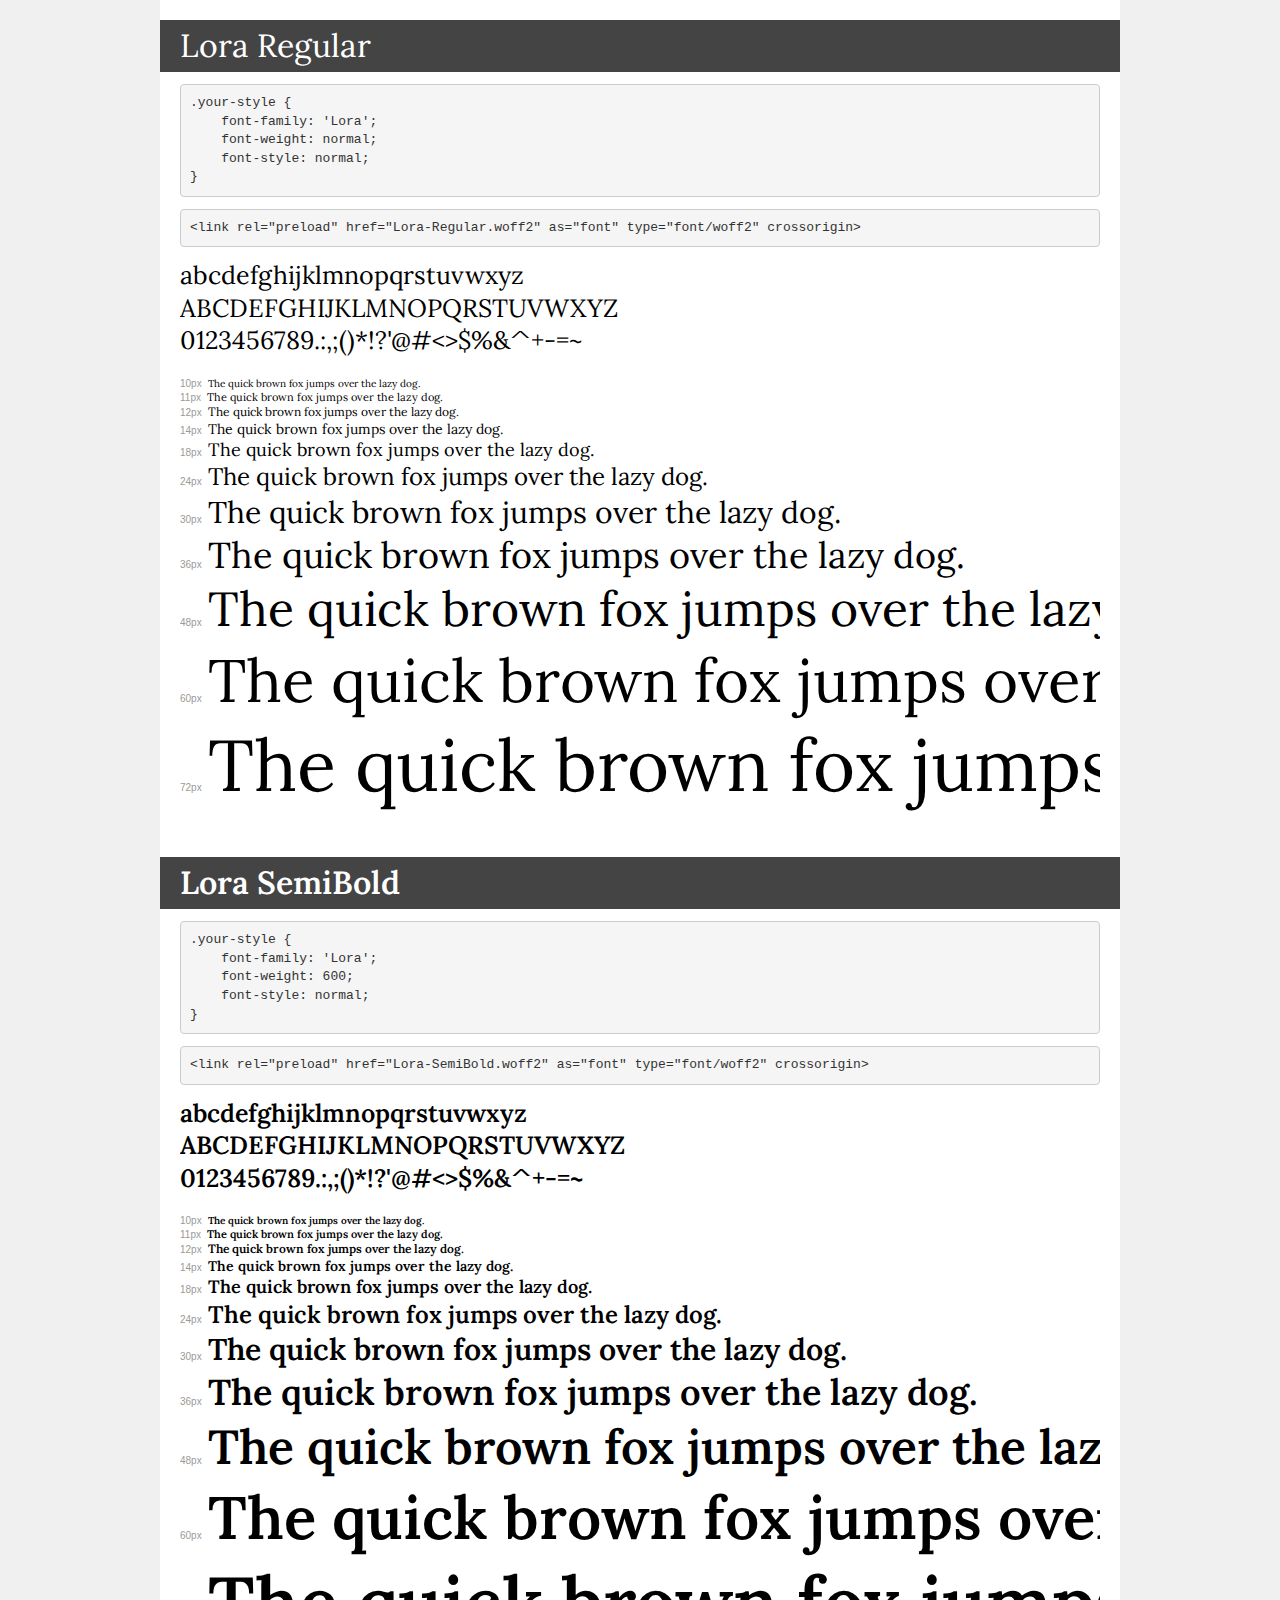
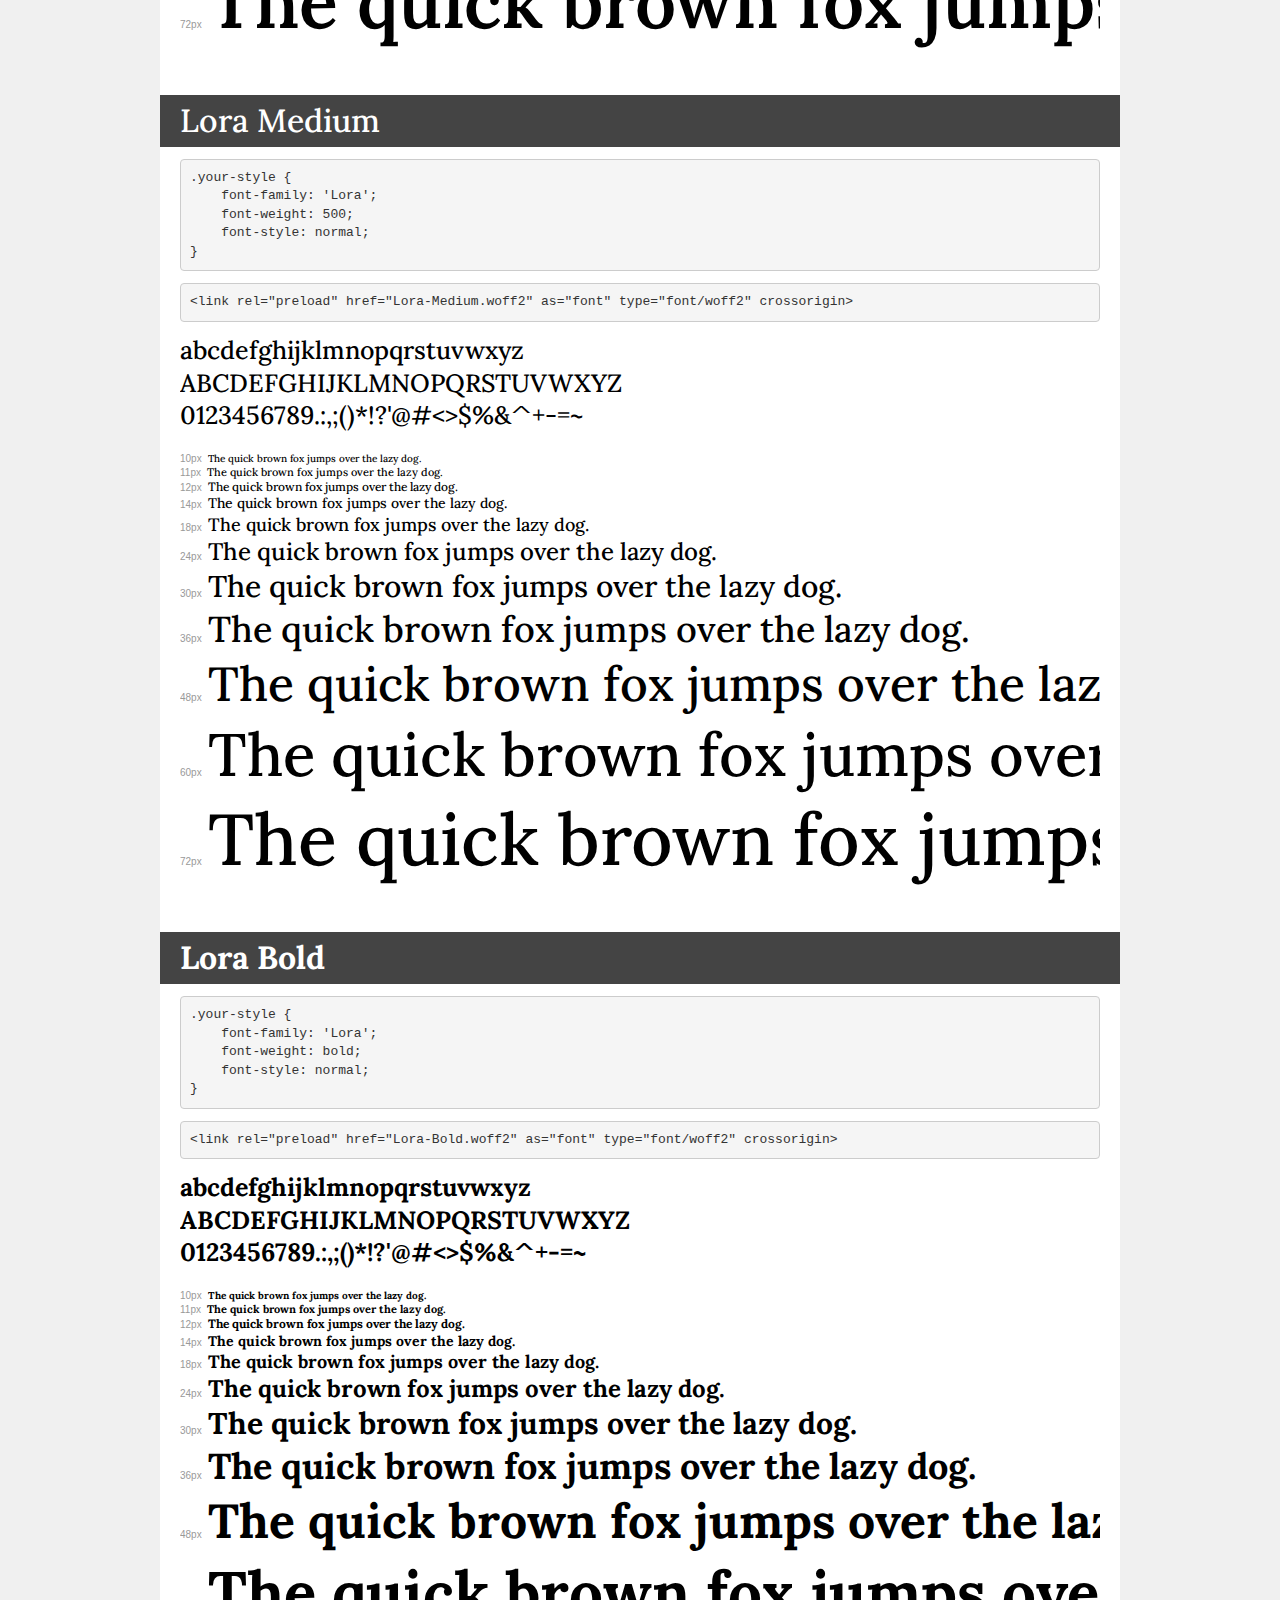
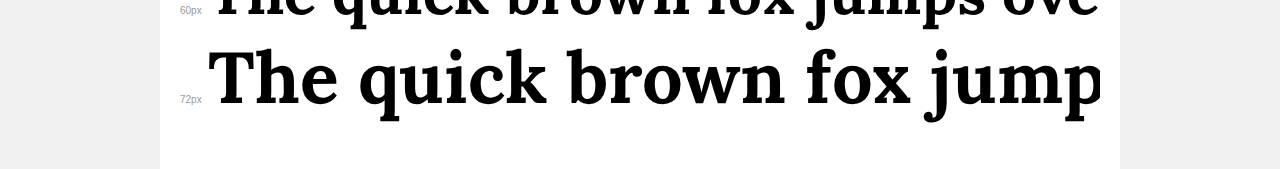
<file: assets/fonts/font-web/demo.html>
<!DOCTYPE html>
<html lang="en">
<head>
    <meta charset="utf-8">
    <meta http-equiv="X-UA-Compatible" content="IE=edge">
    <meta name="viewport" content="width=device-width, initial-scale=1">
    <meta name="robots" content="noindex, noarchive">
    <meta name="format-detection" content="telephone=no">
    <title>Transfonter demo</title>
    <link href="stylesheet.css" rel="stylesheet">
    <style>
        /*
        http://meyerweb.com/eric/tools/css/reset/
        v2.0 | 20110126
        License: none (public domain)
        */
        html, body, div, span, applet, object, iframe,
        h1, h2, h3, h4, h5, h6, p, blockquote, pre,
        a, abbr, acronym, address, big, cite, code,
        del, dfn, em, img, ins, kbd, q, s, samp,
        small, strike, strong, sub, sup, tt, var,
        b, u, i, center,
        dl, dt, dd, ol, ul, li,
        fieldset, form, label, legend,
        table, caption, tbody, tfoot, thead, tr, th, td,
        article, aside, canvas, details, embed,
        figure, figcaption, footer, header, hgroup,
        menu, nav, output, ruby, section, summary,
        time, mark, audio, video {
            margin: 0;
            padding: 0;
            border: 0;
            font-size: 100%;
            font: inherit;
            vertical-align: baseline;
        }
        /* HTML5 display-role reset for older browsers */
        article, aside, details, figcaption, figure,
        footer, header, hgroup, menu, nav, section {
            display: block;
        }
        body {
            line-height: 1;
        }
        ol, ul {
            list-style: none;
        }
        blockquote, q {
            quotes: none;
        }
        blockquote:before, blockquote:after,
        q:before, q:after {
            content: '';
            content: none;
        }
        table {
            border-collapse: collapse;
            border-spacing: 0;
        }
        /* demo styles */
        body {
            background: #f0f0f0;
            color: #000;
        }
        .page {
            background: #fff;
            width: 920px;
            margin: 0 auto;
            padding: 20px 20px 0 20px;
            overflow: hidden;
        }
        .font-container {
            overflow-x: auto;
            overflow-y: hidden;
            margin-bottom: 40px;
            line-height: 1.3;
            white-space: nowrap;
            padding-bottom: 5px;
        }
        h1 {
            position: relative;
            background: #444;
            font-size: 32px;
            color: #fff;
            padding: 10px 20px;
            margin: 0 -20px 12px -20px;
        }
        .letters {
            font-size: 25px;
            margin-bottom: 20px;
        }
        .s10:before {
            content: '10px';
        }
        .s11:before {
            content: '11px';
        }
        .s12:before {
            content: '12px';
        }
        .s14:before {
            content: '14px';
        }
        .s18:before {
            content: '18px';
        }
        .s24:before {
            content: '24px';
        }
        .s30:before {
            content: '30px';
        }
        .s36:before {
            content: '36px';
        }
        .s48:before {
            content: '48px';
        }
        .s60:before {
            content: '60px';
        }
        .s72:before {
            content: '72px';
        }
        .s10:before, .s11:before, .s12:before, .s14:before,
        .s18:before, .s24:before, .s30:before, .s36:before,
        .s48:before, .s60:before, .s72:before {
            font-family: Arial, sans-serif;
            font-size: 10px;
            font-weight: normal;
            font-style: normal;
            color: #999;
            padding-right: 6px;
        }
        pre {
            display: block;
            padding: 9px;
            margin: 0 0 12px;
            font-family: Monaco, Menlo, Consolas, "Courier New", monospace;
            font-size: 13px;
            line-height: 1.428571429;
            color: #333;
            font-weight: normal;
            font-style: normal;
            background-color: #f5f5f5;
            border: 1px solid #ccc;
            overflow-x: auto;
            border-radius: 4px;
        }
        /* responsive */
        @media (max-width: 959px) {
            .page {
                width: auto;
                margin: 0;
            }
        }
    </style>
</head>
<body>
<div class="page">
    <div class="demo">
        <h1 style="font-family: 'Lora'; font-weight: normal; font-style: normal;">Lora Regular</h1>
        <pre title="Usage">.your-style {
    font-family: 'Lora';
    font-weight: normal;
    font-style: normal;
}</pre>
        <pre title="Preload (optional)">
&lt;link rel=&quot;preload&quot; href=&quot;Lora-Regular.woff2&quot; as=&quot;font&quot; type=&quot;font/woff2&quot; crossorigin&gt;</pre>
        <div class="font-container" style="font-family: 'Lora'; font-weight: normal; font-style: normal;">
            <p class="letters">
                abcdefghijklmnopqrstuvwxyz<br>
ABCDEFGHIJKLMNOPQRSTUVWXYZ<br>
                0123456789.:,;()*!?'@#&lt;&gt;$%&^+-=~
            </p>
            <p class="s10" style="font-size: 10px;">The quick brown fox jumps over the lazy dog.</p>
            <p class="s11" style="font-size: 11px;">The quick brown fox jumps over the lazy dog.</p>
            <p class="s12" style="font-size: 12px;">The quick brown fox jumps over the lazy dog.</p>
            <p class="s14" style="font-size: 14px;">The quick brown fox jumps over the lazy dog.</p>
            <p class="s18" style="font-size: 18px;">The quick brown fox jumps over the lazy dog.</p>
            <p class="s24" style="font-size: 24px;">The quick brown fox jumps over the lazy dog.</p>
            <p class="s30" style="font-size: 30px;">The quick brown fox jumps over the lazy dog.</p>
            <p class="s36" style="font-size: 36px;">The quick brown fox jumps over the lazy dog.</p>
            <p class="s48" style="font-size: 48px;">The quick brown fox jumps over the lazy dog.</p>
            <p class="s60" style="font-size: 60px;">The quick brown fox jumps over the lazy dog.</p>
            <p class="s72" style="font-size: 72px;">The quick brown fox jumps over the lazy dog.</p>
        </div>
    </div>

    <div class="demo">
        <h1 style="font-family: 'Lora'; font-weight: 600; font-style: normal;">Lora SemiBold</h1>
        <pre title="Usage">.your-style {
    font-family: 'Lora';
    font-weight: 600;
    font-style: normal;
}</pre>
        <pre title="Preload (optional)">
&lt;link rel=&quot;preload&quot; href=&quot;Lora-SemiBold.woff2&quot; as=&quot;font&quot; type=&quot;font/woff2&quot; crossorigin&gt;</pre>
        <div class="font-container" style="font-family: 'Lora'; font-weight: 600; font-style: normal;">
            <p class="letters">
                abcdefghijklmnopqrstuvwxyz<br>
ABCDEFGHIJKLMNOPQRSTUVWXYZ<br>
                0123456789.:,;()*!?'@#&lt;&gt;$%&^+-=~
            </p>
            <p class="s10" style="font-size: 10px;">The quick brown fox jumps over the lazy dog.</p>
            <p class="s11" style="font-size: 11px;">The quick brown fox jumps over the lazy dog.</p>
            <p class="s12" style="font-size: 12px;">The quick brown fox jumps over the lazy dog.</p>
            <p class="s14" style="font-size: 14px;">The quick brown fox jumps over the lazy dog.</p>
            <p class="s18" style="font-size: 18px;">The quick brown fox jumps over the lazy dog.</p>
            <p class="s24" style="font-size: 24px;">The quick brown fox jumps over the lazy dog.</p>
            <p class="s30" style="font-size: 30px;">The quick brown fox jumps over the lazy dog.</p>
            <p class="s36" style="font-size: 36px;">The quick brown fox jumps over the lazy dog.</p>
            <p class="s48" style="font-size: 48px;">The quick brown fox jumps over the lazy dog.</p>
            <p class="s60" style="font-size: 60px;">The quick brown fox jumps over the lazy dog.</p>
            <p class="s72" style="font-size: 72px;">The quick brown fox jumps over the lazy dog.</p>
        </div>
    </div>

    <div class="demo">
        <h1 style="font-family: 'Lora'; font-weight: 500; font-style: normal;">Lora Medium</h1>
        <pre title="Usage">.your-style {
    font-family: 'Lora';
    font-weight: 500;
    font-style: normal;
}</pre>
        <pre title="Preload (optional)">
&lt;link rel=&quot;preload&quot; href=&quot;Lora-Medium.woff2&quot; as=&quot;font&quot; type=&quot;font/woff2&quot; crossorigin&gt;</pre>
        <div class="font-container" style="font-family: 'Lora'; font-weight: 500; font-style: normal;">
            <p class="letters">
                abcdefghijklmnopqrstuvwxyz<br>
ABCDEFGHIJKLMNOPQRSTUVWXYZ<br>
                0123456789.:,;()*!?'@#&lt;&gt;$%&^+-=~
            </p>
            <p class="s10" style="font-size: 10px;">The quick brown fox jumps over the lazy dog.</p>
            <p class="s11" style="font-size: 11px;">The quick brown fox jumps over the lazy dog.</p>
            <p class="s12" style="font-size: 12px;">The quick brown fox jumps over the lazy dog.</p>
            <p class="s14" style="font-size: 14px;">The quick brown fox jumps over the lazy dog.</p>
            <p class="s18" style="font-size: 18px;">The quick brown fox jumps over the lazy dog.</p>
            <p class="s24" style="font-size: 24px;">The quick brown fox jumps over the lazy dog.</p>
            <p class="s30" style="font-size: 30px;">The quick brown fox jumps over the lazy dog.</p>
            <p class="s36" style="font-size: 36px;">The quick brown fox jumps over the lazy dog.</p>
            <p class="s48" style="font-size: 48px;">The quick brown fox jumps over the lazy dog.</p>
            <p class="s60" style="font-size: 60px;">The quick brown fox jumps over the lazy dog.</p>
            <p class="s72" style="font-size: 72px;">The quick brown fox jumps over the lazy dog.</p>
        </div>
    </div>

    <div class="demo">
        <h1 style="font-family: 'Lora'; font-weight: bold; font-style: normal;">Lora Bold</h1>
        <pre title="Usage">.your-style {
    font-family: 'Lora';
    font-weight: bold;
    font-style: normal;
}</pre>
        <pre title="Preload (optional)">
&lt;link rel=&quot;preload&quot; href=&quot;Lora-Bold.woff2&quot; as=&quot;font&quot; type=&quot;font/woff2&quot; crossorigin&gt;</pre>
        <div class="font-container" style="font-family: 'Lora'; font-weight: bold; font-style: normal;">
            <p class="letters">
                abcdefghijklmnopqrstuvwxyz<br>
ABCDEFGHIJKLMNOPQRSTUVWXYZ<br>
                0123456789.:,;()*!?'@#&lt;&gt;$%&^+-=~
            </p>
            <p class="s10" style="font-size: 10px;">The quick brown fox jumps over the lazy dog.</p>
            <p class="s11" style="font-size: 11px;">The quick brown fox jumps over the lazy dog.</p>
            <p class="s12" style="font-size: 12px;">The quick brown fox jumps over the lazy dog.</p>
            <p class="s14" style="font-size: 14px;">The quick brown fox jumps over the lazy dog.</p>
            <p class="s18" style="font-size: 18px;">The quick brown fox jumps over the lazy dog.</p>
            <p class="s24" style="font-size: 24px;">The quick brown fox jumps over the lazy dog.</p>
            <p class="s30" style="font-size: 30px;">The quick brown fox jumps over the lazy dog.</p>
            <p class="s36" style="font-size: 36px;">The quick brown fox jumps over the lazy dog.</p>
            <p class="s48" style="font-size: 48px;">The quick brown fox jumps over the lazy dog.</p>
            <p class="s60" style="font-size: 60px;">The quick brown fox jumps over the lazy dog.</p>
            <p class="s72" style="font-size: 72px;">The quick brown fox jumps over the lazy dog.</p>
        </div>
    </div>

</div>
</body>
</html>
</file>
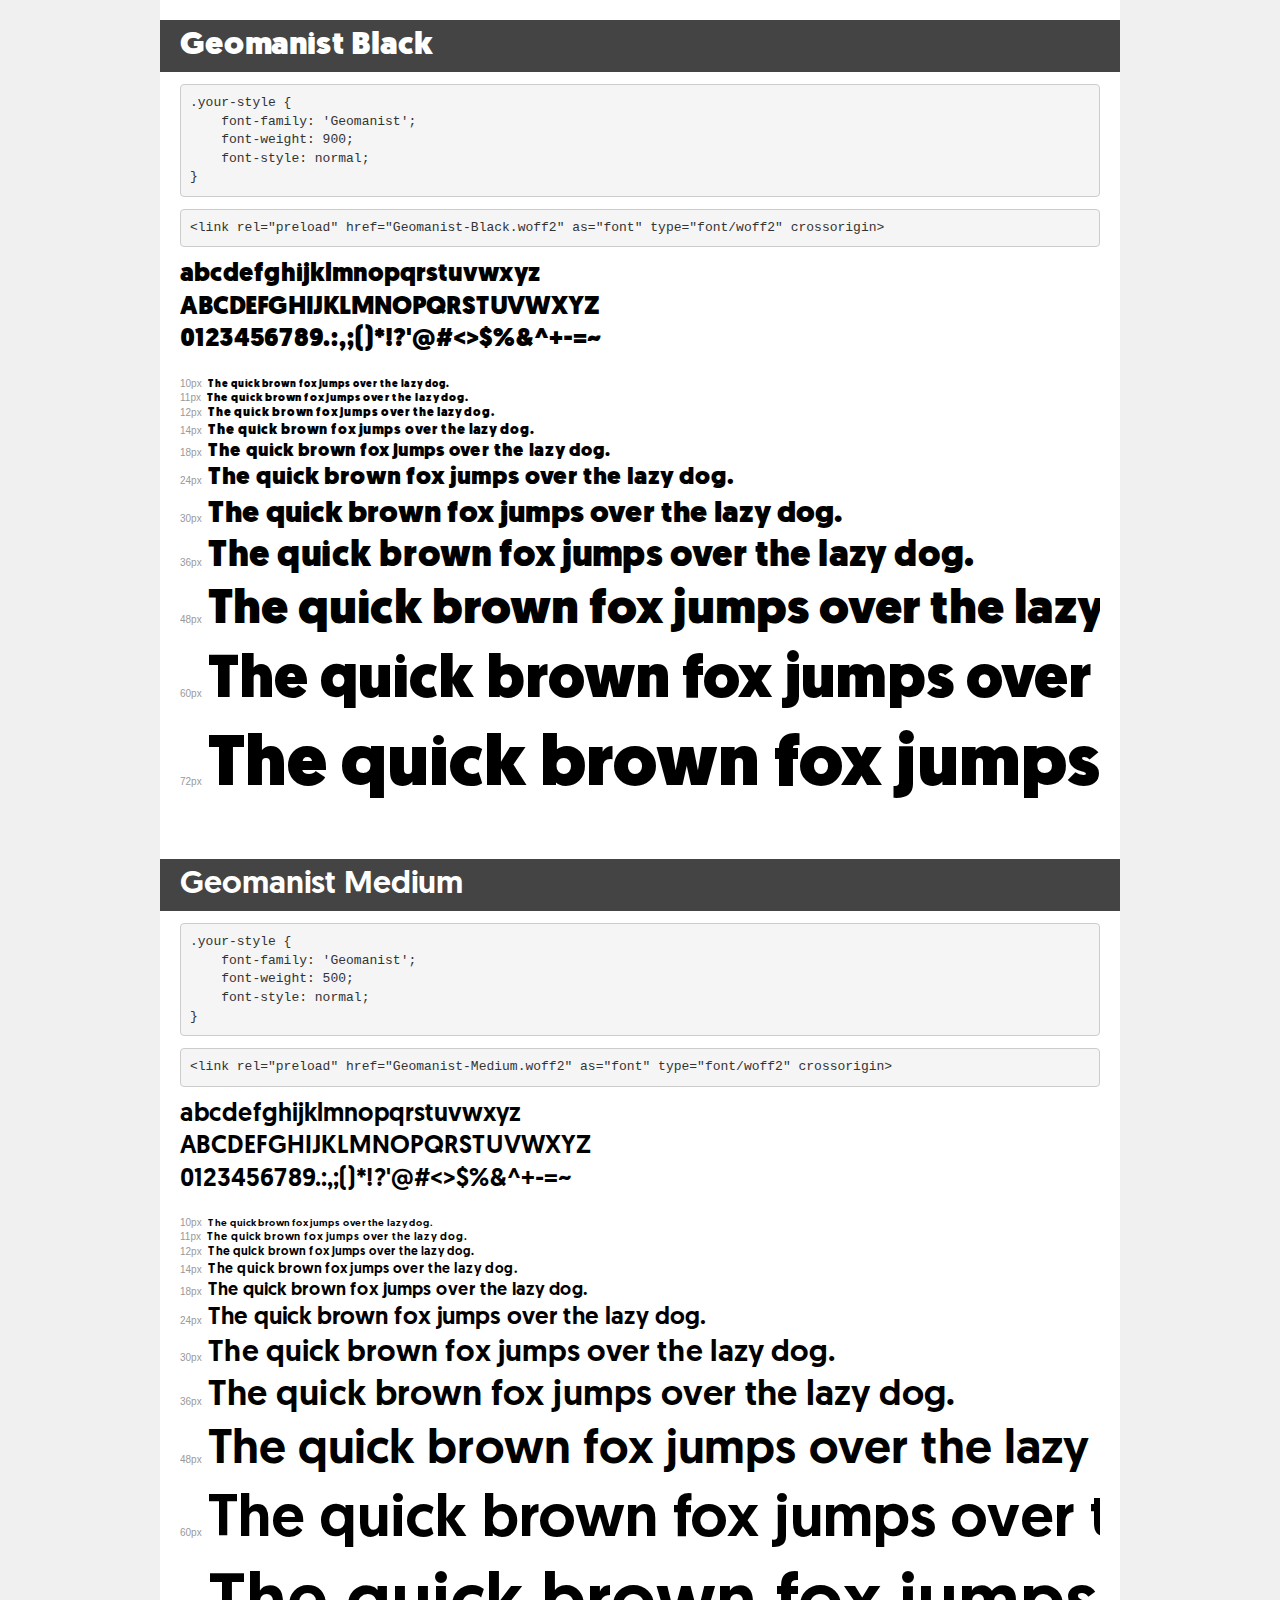
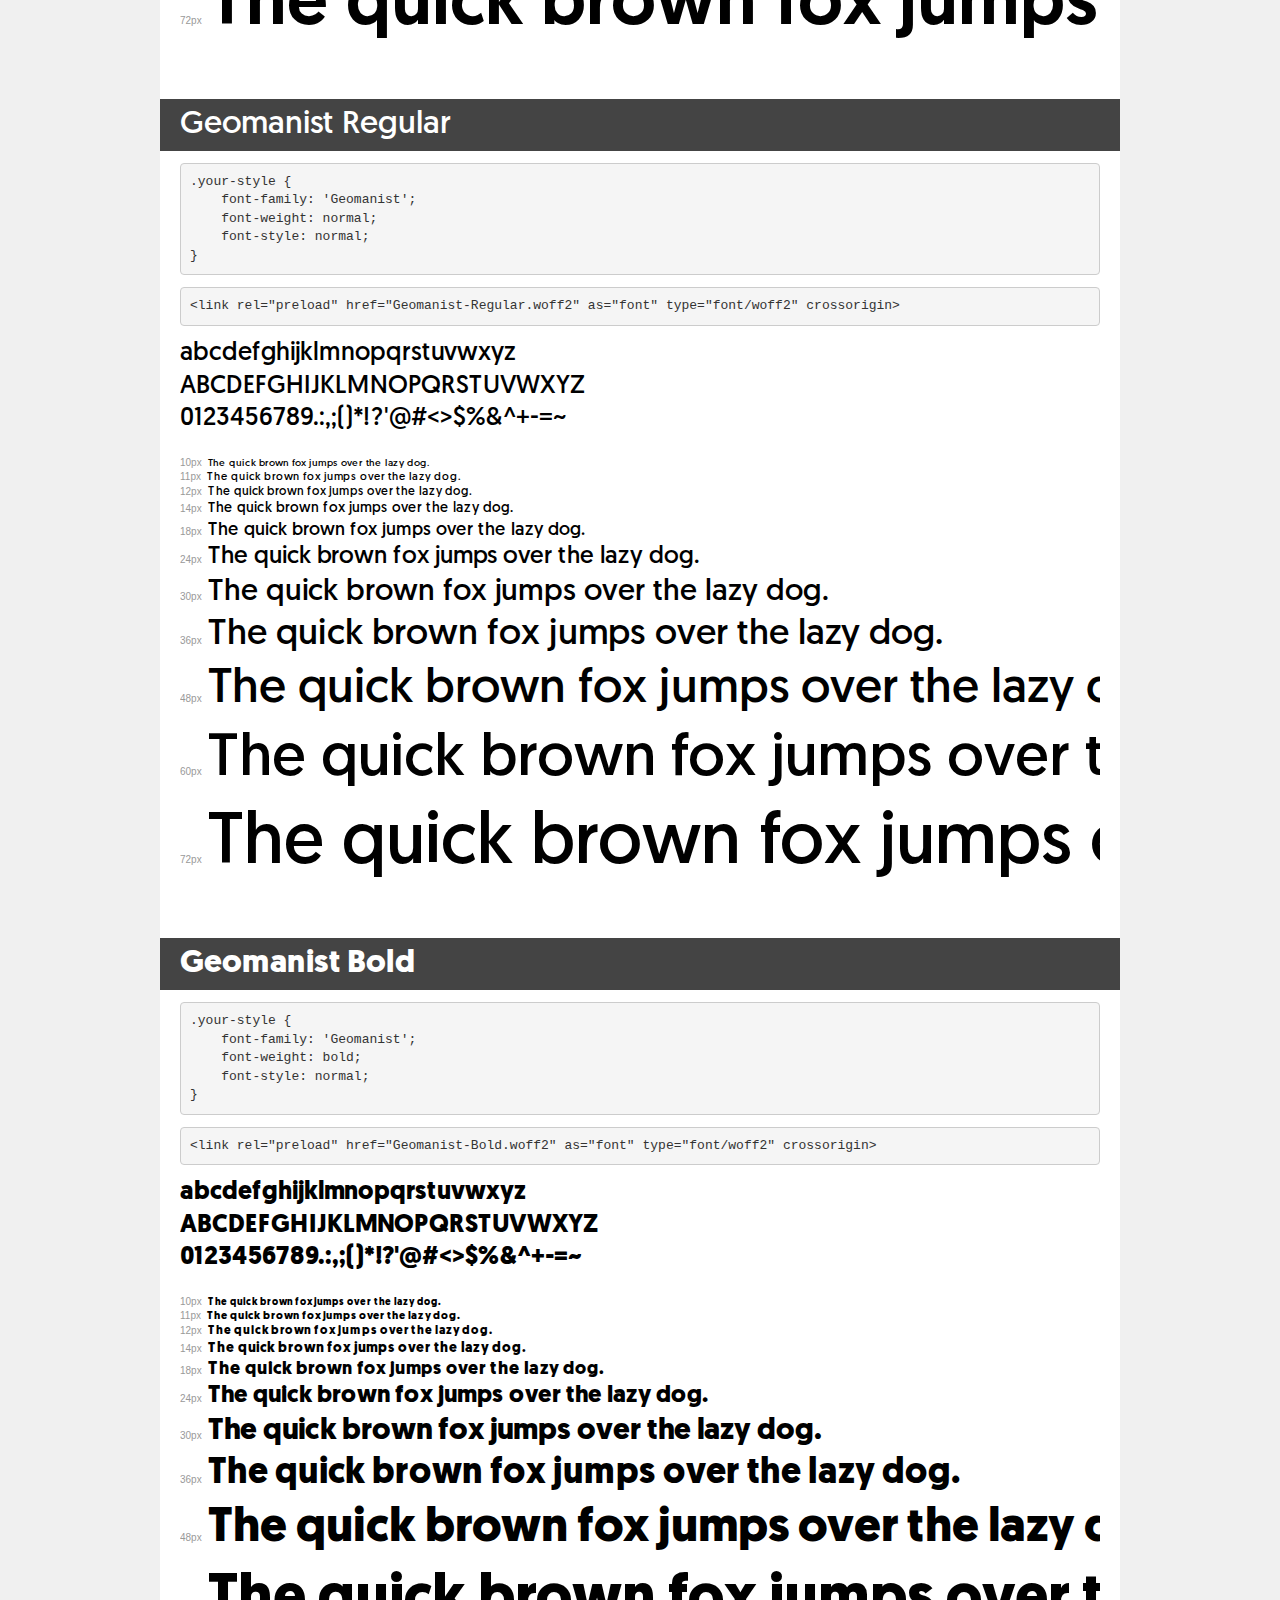
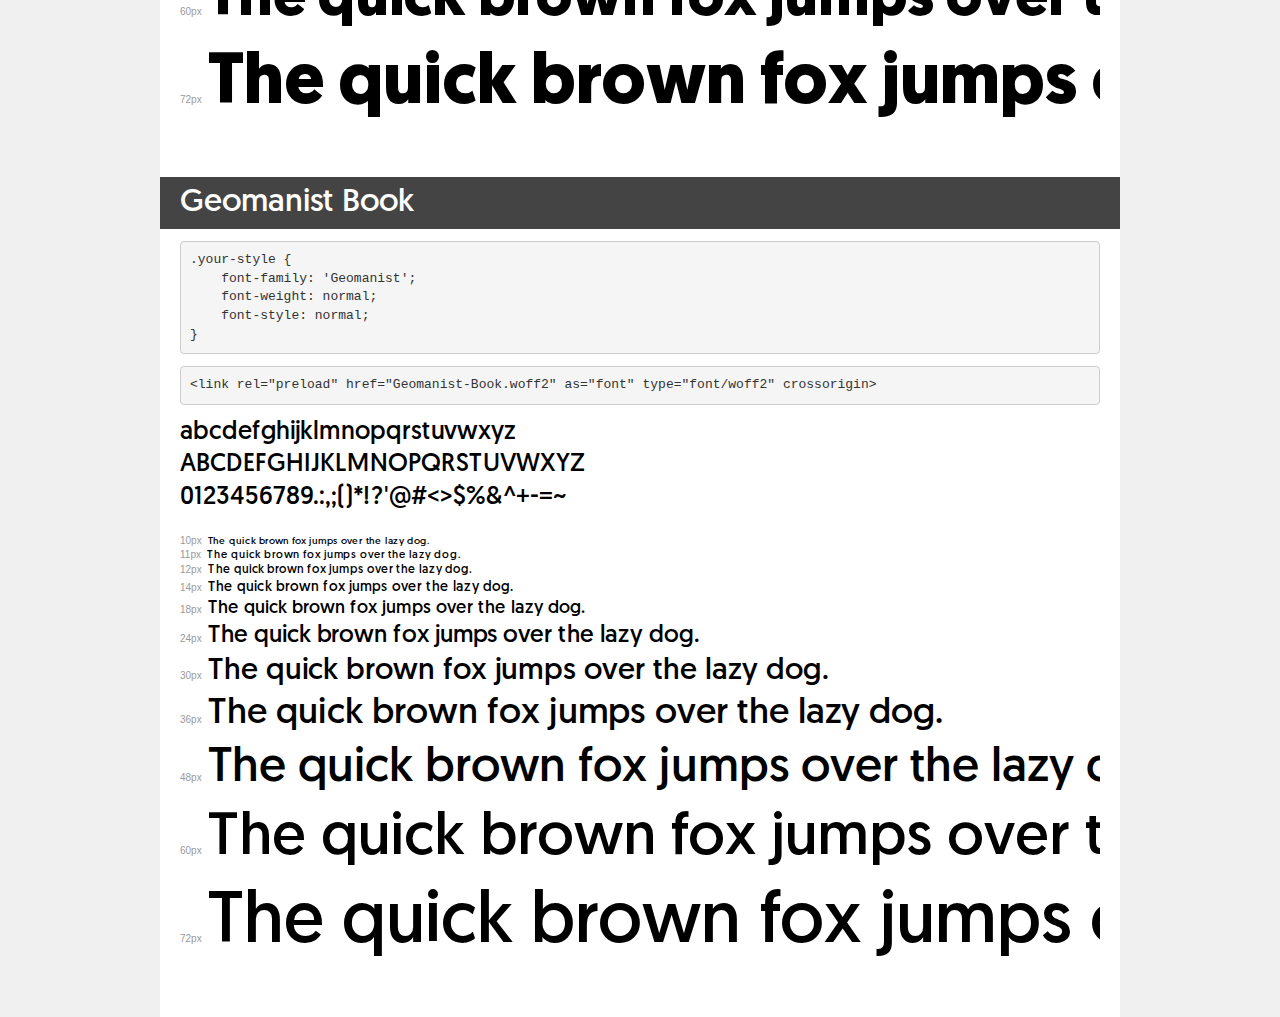
<file: assets/fonts/mahalo-fonts/demo.html>
<!DOCTYPE html>
<html lang="en">
<head>
    <meta charset="utf-8">
    <meta http-equiv="X-UA-Compatible" content="IE=edge">
    <meta name="viewport" content="width=device-width, initial-scale=1">
    <meta name="robots" content="noindex, noarchive">
    <meta name="format-detection" content="telephone=no">
    <title>Transfonter demo</title>
    <link href="stylesheet.css" rel="stylesheet">
    <style>
        /*
        http://meyerweb.com/eric/tools/css/reset/
        v2.0 | 20110126
        License: none (public domain)
        */
        html, body, div, span, applet, object, iframe,
        h1, h2, h3, h4, h5, h6, p, blockquote, pre,
        a, abbr, acronym, address, big, cite, code,
        del, dfn, em, img, ins, kbd, q, s, samp,
        small, strike, strong, sub, sup, tt, var,
        b, u, i, center,
        dl, dt, dd, ol, ul, li,
        fieldset, form, label, legend,
        table, caption, tbody, tfoot, thead, tr, th, td,
        article, aside, canvas, details, embed,
        figure, figcaption, footer, header, hgroup,
        menu, nav, output, ruby, section, summary,
        time, mark, audio, video {
            margin: 0;
            padding: 0;
            border: 0;
            font-size: 100%;
            font: inherit;
            vertical-align: baseline;
        }
        /* HTML5 display-role reset for older browsers */
        article, aside, details, figcaption, figure,
        footer, header, hgroup, menu, nav, section {
            display: block;
        }
        body {
            line-height: 1;
        }
        ol, ul {
            list-style: none;
        }
        blockquote, q {
            quotes: none;
        }
        blockquote:before, blockquote:after,
        q:before, q:after {
            content: '';
            content: none;
        }
        table {
            border-collapse: collapse;
            border-spacing: 0;
        }
        /* demo styles */
        body {
            background: #f0f0f0;
            color: #000;
        }
        .page {
            background: #fff;
            width: 920px;
            margin: 0 auto;
            padding: 20px 20px 0 20px;
            overflow: hidden;
        }
        .font-container {
            overflow-x: auto;
            overflow-y: hidden;
            margin-bottom: 40px;
            line-height: 1.3;
            white-space: nowrap;
            padding-bottom: 5px;
        }
        h1 {
            position: relative;
            background: #444;
            font-size: 32px;
            color: #fff;
            padding: 10px 20px;
            margin: 0 -20px 12px -20px;
        }
        .letters {
            font-size: 25px;
            margin-bottom: 20px;
        }
        .s10:before {
            content: '10px';
        }
        .s11:before {
            content: '11px';
        }
        .s12:before {
            content: '12px';
        }
        .s14:before {
            content: '14px';
        }
        .s18:before {
            content: '18px';
        }
        .s24:before {
            content: '24px';
        }
        .s30:before {
            content: '30px';
        }
        .s36:before {
            content: '36px';
        }
        .s48:before {
            content: '48px';
        }
        .s60:before {
            content: '60px';
        }
        .s72:before {
            content: '72px';
        }
        .s10:before, .s11:before, .s12:before, .s14:before,
        .s18:before, .s24:before, .s30:before, .s36:before,
        .s48:before, .s60:before, .s72:before {
            font-family: Arial, sans-serif;
            font-size: 10px;
            font-weight: normal;
            font-style: normal;
            color: #999;
            padding-right: 6px;
        }
        pre {
            display: block;
            padding: 9px;
            margin: 0 0 12px;
            font-family: Monaco, Menlo, Consolas, "Courier New", monospace;
            font-size: 13px;
            line-height: 1.428571429;
            color: #333;
            font-weight: normal;
            font-style: normal;
            background-color: #f5f5f5;
            border: 1px solid #ccc;
            overflow-x: auto;
            border-radius: 4px;
        }
        /* responsive */
        @media (max-width: 959px) {
            .page {
                width: auto;
                margin: 0;
            }
        }
    </style>
</head>
<body>
<div class="page">
    <div class="demo">
        <h1 style="font-family: 'Geomanist'; font-weight: 900; font-style: normal;">Geomanist Black</h1>
        <pre title="Usage">.your-style {
    font-family: 'Geomanist';
    font-weight: 900;
    font-style: normal;
}</pre>
        <pre title="Preload (optional)">
&lt;link rel=&quot;preload&quot; href=&quot;Geomanist-Black.woff2&quot; as=&quot;font&quot; type=&quot;font/woff2&quot; crossorigin&gt;</pre>
        <div class="font-container" style="font-family: 'Geomanist'; font-weight: 900; font-style: normal;">
            <p class="letters">
                abcdefghijklmnopqrstuvwxyz<br>
ABCDEFGHIJKLMNOPQRSTUVWXYZ<br>
                0123456789.:,;()*!?'@#&lt;&gt;$%&^+-=~
            </p>
            <p class="s10" style="font-size: 10px;">The quick brown fox jumps over the lazy dog.</p>
            <p class="s11" style="font-size: 11px;">The quick brown fox jumps over the lazy dog.</p>
            <p class="s12" style="font-size: 12px;">The quick brown fox jumps over the lazy dog.</p>
            <p class="s14" style="font-size: 14px;">The quick brown fox jumps over the lazy dog.</p>
            <p class="s18" style="font-size: 18px;">The quick brown fox jumps over the lazy dog.</p>
            <p class="s24" style="font-size: 24px;">The quick brown fox jumps over the lazy dog.</p>
            <p class="s30" style="font-size: 30px;">The quick brown fox jumps over the lazy dog.</p>
            <p class="s36" style="font-size: 36px;">The quick brown fox jumps over the lazy dog.</p>
            <p class="s48" style="font-size: 48px;">The quick brown fox jumps over the lazy dog.</p>
            <p class="s60" style="font-size: 60px;">The quick brown fox jumps over the lazy dog.</p>
            <p class="s72" style="font-size: 72px;">The quick brown fox jumps over the lazy dog.</p>
        </div>
    </div>

    <div class="demo">
        <h1 style="font-family: 'Geomanist'; font-weight: 500; font-style: normal;">Geomanist Medium</h1>
        <pre title="Usage">.your-style {
    font-family: 'Geomanist';
    font-weight: 500;
    font-style: normal;
}</pre>
        <pre title="Preload (optional)">
&lt;link rel=&quot;preload&quot; href=&quot;Geomanist-Medium.woff2&quot; as=&quot;font&quot; type=&quot;font/woff2&quot; crossorigin&gt;</pre>
        <div class="font-container" style="font-family: 'Geomanist'; font-weight: 500; font-style: normal;">
            <p class="letters">
                abcdefghijklmnopqrstuvwxyz<br>
ABCDEFGHIJKLMNOPQRSTUVWXYZ<br>
                0123456789.:,;()*!?'@#&lt;&gt;$%&^+-=~
            </p>
            <p class="s10" style="font-size: 10px;">The quick brown fox jumps over the lazy dog.</p>
            <p class="s11" style="font-size: 11px;">The quick brown fox jumps over the lazy dog.</p>
            <p class="s12" style="font-size: 12px;">The quick brown fox jumps over the lazy dog.</p>
            <p class="s14" style="font-size: 14px;">The quick brown fox jumps over the lazy dog.</p>
            <p class="s18" style="font-size: 18px;">The quick brown fox jumps over the lazy dog.</p>
            <p class="s24" style="font-size: 24px;">The quick brown fox jumps over the lazy dog.</p>
            <p class="s30" style="font-size: 30px;">The quick brown fox jumps over the lazy dog.</p>
            <p class="s36" style="font-size: 36px;">The quick brown fox jumps over the lazy dog.</p>
            <p class="s48" style="font-size: 48px;">The quick brown fox jumps over the lazy dog.</p>
            <p class="s60" style="font-size: 60px;">The quick brown fox jumps over the lazy dog.</p>
            <p class="s72" style="font-size: 72px;">The quick brown fox jumps over the lazy dog.</p>
        </div>
    </div>

    <div class="demo">
        <h1 style="font-family: 'Geomanist'; font-weight: normal; font-style: normal;">Geomanist Regular</h1>
        <pre title="Usage">.your-style {
    font-family: 'Geomanist';
    font-weight: normal;
    font-style: normal;
}</pre>
        <pre title="Preload (optional)">
&lt;link rel=&quot;preload&quot; href=&quot;Geomanist-Regular.woff2&quot; as=&quot;font&quot; type=&quot;font/woff2&quot; crossorigin&gt;</pre>
        <div class="font-container" style="font-family: 'Geomanist'; font-weight: normal; font-style: normal;">
            <p class="letters">
                abcdefghijklmnopqrstuvwxyz<br>
ABCDEFGHIJKLMNOPQRSTUVWXYZ<br>
                0123456789.:,;()*!?'@#&lt;&gt;$%&^+-=~
            </p>
            <p class="s10" style="font-size: 10px;">The quick brown fox jumps over the lazy dog.</p>
            <p class="s11" style="font-size: 11px;">The quick brown fox jumps over the lazy dog.</p>
            <p class="s12" style="font-size: 12px;">The quick brown fox jumps over the lazy dog.</p>
            <p class="s14" style="font-size: 14px;">The quick brown fox jumps over the lazy dog.</p>
            <p class="s18" style="font-size: 18px;">The quick brown fox jumps over the lazy dog.</p>
            <p class="s24" style="font-size: 24px;">The quick brown fox jumps over the lazy dog.</p>
            <p class="s30" style="font-size: 30px;">The quick brown fox jumps over the lazy dog.</p>
            <p class="s36" style="font-size: 36px;">The quick brown fox jumps over the lazy dog.</p>
            <p class="s48" style="font-size: 48px;">The quick brown fox jumps over the lazy dog.</p>
            <p class="s60" style="font-size: 60px;">The quick brown fox jumps over the lazy dog.</p>
            <p class="s72" style="font-size: 72px;">The quick brown fox jumps over the lazy dog.</p>
        </div>
    </div>

    <div class="demo">
        <h1 style="font-family: 'Geomanist'; font-weight: bold; font-style: normal;">Geomanist Bold</h1>
        <pre title="Usage">.your-style {
    font-family: 'Geomanist';
    font-weight: bold;
    font-style: normal;
}</pre>
        <pre title="Preload (optional)">
&lt;link rel=&quot;preload&quot; href=&quot;Geomanist-Bold.woff2&quot; as=&quot;font&quot; type=&quot;font/woff2&quot; crossorigin&gt;</pre>
        <div class="font-container" style="font-family: 'Geomanist'; font-weight: bold; font-style: normal;">
            <p class="letters">
                abcdefghijklmnopqrstuvwxyz<br>
ABCDEFGHIJKLMNOPQRSTUVWXYZ<br>
                0123456789.:,;()*!?'@#&lt;&gt;$%&^+-=~
            </p>
            <p class="s10" style="font-size: 10px;">The quick brown fox jumps over the lazy dog.</p>
            <p class="s11" style="font-size: 11px;">The quick brown fox jumps over the lazy dog.</p>
            <p class="s12" style="font-size: 12px;">The quick brown fox jumps over the lazy dog.</p>
            <p class="s14" style="font-size: 14px;">The quick brown fox jumps over the lazy dog.</p>
            <p class="s18" style="font-size: 18px;">The quick brown fox jumps over the lazy dog.</p>
            <p class="s24" style="font-size: 24px;">The quick brown fox jumps over the lazy dog.</p>
            <p class="s30" style="font-size: 30px;">The quick brown fox jumps over the lazy dog.</p>
            <p class="s36" style="font-size: 36px;">The quick brown fox jumps over the lazy dog.</p>
            <p class="s48" style="font-size: 48px;">The quick brown fox jumps over the lazy dog.</p>
            <p class="s60" style="font-size: 60px;">The quick brown fox jumps over the lazy dog.</p>
            <p class="s72" style="font-size: 72px;">The quick brown fox jumps over the lazy dog.</p>
        </div>
    </div>

    <div class="demo">
        <h1 style="font-family: 'Geomanist'; font-weight: normal; font-style: normal;">Geomanist Book</h1>
        <pre title="Usage">.your-style {
    font-family: 'Geomanist';
    font-weight: normal;
    font-style: normal;
}</pre>
        <pre title="Preload (optional)">
&lt;link rel=&quot;preload&quot; href=&quot;Geomanist-Book.woff2&quot; as=&quot;font&quot; type=&quot;font/woff2&quot; crossorigin&gt;</pre>
        <div class="font-container" style="font-family: 'Geomanist'; font-weight: normal; font-style: normal;">
            <p class="letters">
                abcdefghijklmnopqrstuvwxyz<br>
ABCDEFGHIJKLMNOPQRSTUVWXYZ<br>
                0123456789.:,;()*!?'@#&lt;&gt;$%&^+-=~
            </p>
            <p class="s10" style="font-size: 10px;">The quick brown fox jumps over the lazy dog.</p>
            <p class="s11" style="font-size: 11px;">The quick brown fox jumps over the lazy dog.</p>
            <p class="s12" style="font-size: 12px;">The quick brown fox jumps over the lazy dog.</p>
            <p class="s14" style="font-size: 14px;">The quick brown fox jumps over the lazy dog.</p>
            <p class="s18" style="font-size: 18px;">The quick brown fox jumps over the lazy dog.</p>
            <p class="s24" style="font-size: 24px;">The quick brown fox jumps over the lazy dog.</p>
            <p class="s30" style="font-size: 30px;">The quick brown fox jumps over the lazy dog.</p>
            <p class="s36" style="font-size: 36px;">The quick brown fox jumps over the lazy dog.</p>
            <p class="s48" style="font-size: 48px;">The quick brown fox jumps over the lazy dog.</p>
            <p class="s60" style="font-size: 60px;">The quick brown fox jumps over the lazy dog.</p>
            <p class="s72" style="font-size: 72px;">The quick brown fox jumps over the lazy dog.</p>
        </div>
    </div>

</div>
</body>
</html>
</file>
<file: assets/fonts/font-web/stylesheet.css>
@font-face {
    font-family: 'Lora';
    src: url('Lora-Regular.woff2') format('woff2'),
        url('Lora-Regular.woff') format('woff');
    font-weight: normal;
    font-style: normal;
    font-display: swap;
}

@font-face {
    font-family: 'Lora';
    src: url('Lora-SemiBold.woff2') format('woff2'),
        url('Lora-SemiBold.woff') format('woff');
    font-weight: 600;
    font-style: normal;
    font-display: swap;
}

@font-face {
    font-family: 'Lora';
    src: url('Lora-Medium.woff2') format('woff2'),
        url('Lora-Medium.woff') format('woff');
    font-weight: 500;
    font-style: normal;
    font-display: swap;
}

@font-face {
    font-family: 'Lora';
    src: url('Lora-Bold.woff2') format('woff2'),
        url('Lora-Bold.woff') format('woff');
    font-weight: bold;
    font-style: normal;
    font-display: swap;
}
</file>
<file: assets/fonts/mahalo-fonts/stylesheet.css>
@font-face {
    font-family: 'Geomanist';
    src: url('Geomanist-Black.woff2') format('woff2'),
        url('Geomanist-Black.woff') format('woff');
    font-weight: 900;
    font-style: normal;
    font-display: swap;
}

@font-face {
    font-family: 'Geomanist';
    src: url('Geomanist-Medium.woff2') format('woff2'),
        url('Geomanist-Medium.woff') format('woff');
    font-weight: 500;
    font-style: normal;
    font-display: swap;
}

@font-face {
    font-family: 'Geomanist';
    src: url('Geomanist-Regular.woff2') format('woff2'),
        url('Geomanist-Regular.woff') format('woff');
    font-weight: normal;
    font-style: normal;
    font-display: swap;
}

@font-face {
    font-family: 'Geomanist';
    src: url('Geomanist-Bold.woff2') format('woff2'),
        url('Geomanist-Bold.woff') format('woff');
    font-weight: bold;
    font-style: normal;
    font-display: swap;
}

@font-face {
    font-family: 'Geomanist';
    src: url('Geomanist-Book.woff2') format('woff2'),
        url('Geomanist-Book.woff') format('woff');
    font-weight: normal;
    font-style: normal;
    font-display: swap;
}
</file>
